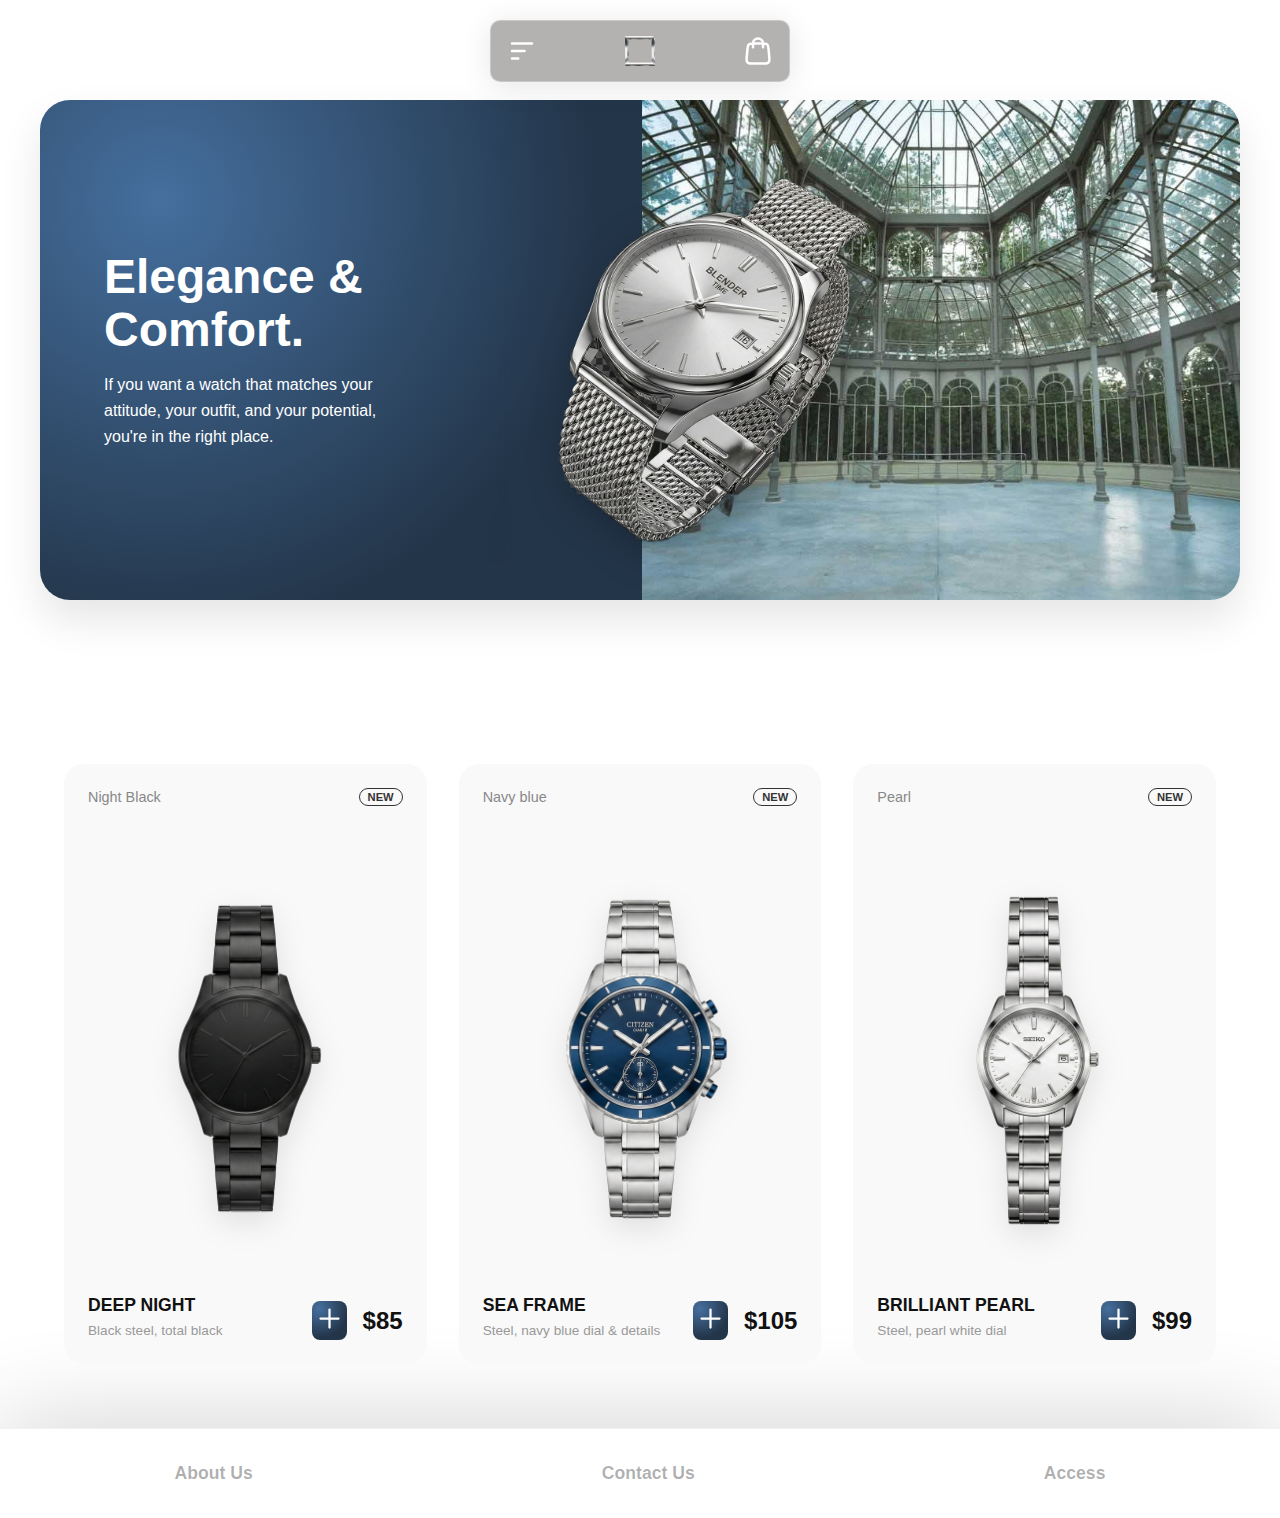
<file: index.html>
<!DOCTYPE html>
<html lang="en">
<head>
    <meta charset="UTF-8">
    <meta name="viewport" content="width=device-width, initial-scale=1.0">
    <title>STEEL</title>
    <link rel="shortcut icon" href="./public/logo2.png" type="image/x-icon">
    <link rel="stylesheet" href="./styles/style.css">
    <link rel="stylesheet" href="/styles/navbar.css">
    <link rel="stylesheet" href="./styles/hero.css">
    <link rel="stylesheet" href="/styles/products.css">
    <link rel="stylesheet" href="/styles/footer.css">
</head>
<body>
    <header class="navbar-container">
    <nav class="navbar">
        <input type="checkbox" id="menu-toggle" class="menu-checkbox" hidden />

        <div class="nav-top">
            <label for="menu-toggle" class="menu-btn nav-item">
                <img src="./public/menu-alt-1.svg" alt="Menú" width="24">
            </label>

            <div class="nav-item logo">
                <img src="./public/logo2.png" alt="Logo" class="brand-logo" />
            </div>

            <div class="nav-item">
                <img src="./public/shopping-bag.svg" alt="Carrito" width="24">
            </div>
        </div>

        <ul class="menu-list">
            <li><a href="#Products">Watches</a></li>
            <li><a href="#Products">Offer</a></li>
            <li><a href="#contact_us">Contact</a></li>
            <li><a href="/pages/login.html">Access</a></li>
        </ul>
    </nav>
    </header>

    <main>
        <section class="hero-section">
            <div class="hero-data">
                <h1>Elegance &<br>Comfort.</h1>
                <p>
                    If you want a watch that matches your attitude,
                    your outfit, and your potential, you're in the right place.
                </p>
            </div>

            <img src="./public/reloj1.png" alt="reloj" class="hero-product" />

            <div class="hero-media">
                <img src="./public/bg-hero.jpeg" alt="palacio-cristal"/>
            </div>
        </section>

        <section class="product-grid" id="Products">
            <article class="product-card">
                <div class="card-header">
                    <span class="product-variant">Night Black</span>
                    <span class="badge-new">NEW</span>
                </div>

                <div class="card-image">
                    <img src="./public/reloj3.png" alt="Reloj Negro">
                </div>

                <div class="card-footer">
                    <div class="product-info">
                        <h3>DEEP NIGHT</h3>
                        <p>Black steel, total black</p>
                    </div>
                    <div class="end-box">
                        <div class="cart-button">
                            <img src="./public/plus.svg" alt="">
                        </div>
                        <div class="product-price">$85</div>
                    </div>
                </div>
            </article>

            <article class="product-card">
                <div class="card-header">
                    <span class="product-variant">Navy blue</span>
                    <span class="badge-new">NEW</span>
                </div>

                <div class="card-image">
                    <img src="./public/reloj4.png" alt="Reloj azúl">
                </div>

                <div class="card-footer">
                    <div class="product-info">
                        <h3>SEA FRAME</h3>
                        <p>Steel, navy blue dial & details</p>
                    </div>
                    <div class="end-box">
                        <div class="cart-button">
                            <img src="./public/plus.svg" alt="">
                        </div>
                        <div class="product-price">$105</div>
                    </div>
                </div>
            </article>

            <article class="product-card">
                <div class="card-header">
                    <span class="product-variant">Pearl</span>
                    <span class="badge-new">NEW</span>
                </div>

                <div class="card-image">
                    <img src="./public/reloj5.png" alt="Reloj blanco">
                </div>

                <div class="card-footer">
                    <div class="product-info">
                        <h3>BRILLIANT PEARL</h3>
                        <p>Steel, pearl white dial</p>
                    </div>
                    <div class="end-box">
                        <div class="cart-button">
                            <img src="./public/plus.svg" alt="">
                        </div>
                        <div class="product-price">$99</div>
                    </div>
                </div>
            </article>
        </section>

    </main>

    <footer>
        <section class="footer-section">
            <div>
                <a href="./pages/about-us.html">About Us</a>
            </div>

            <div>
                <a href="./pages/contact-us.html">Contact Us</a>
            </div>

            <div>
                <a href="./pages/login.html">Access</a>
            </div>
        </section>
    </footer>
</body>
</html>
</file>
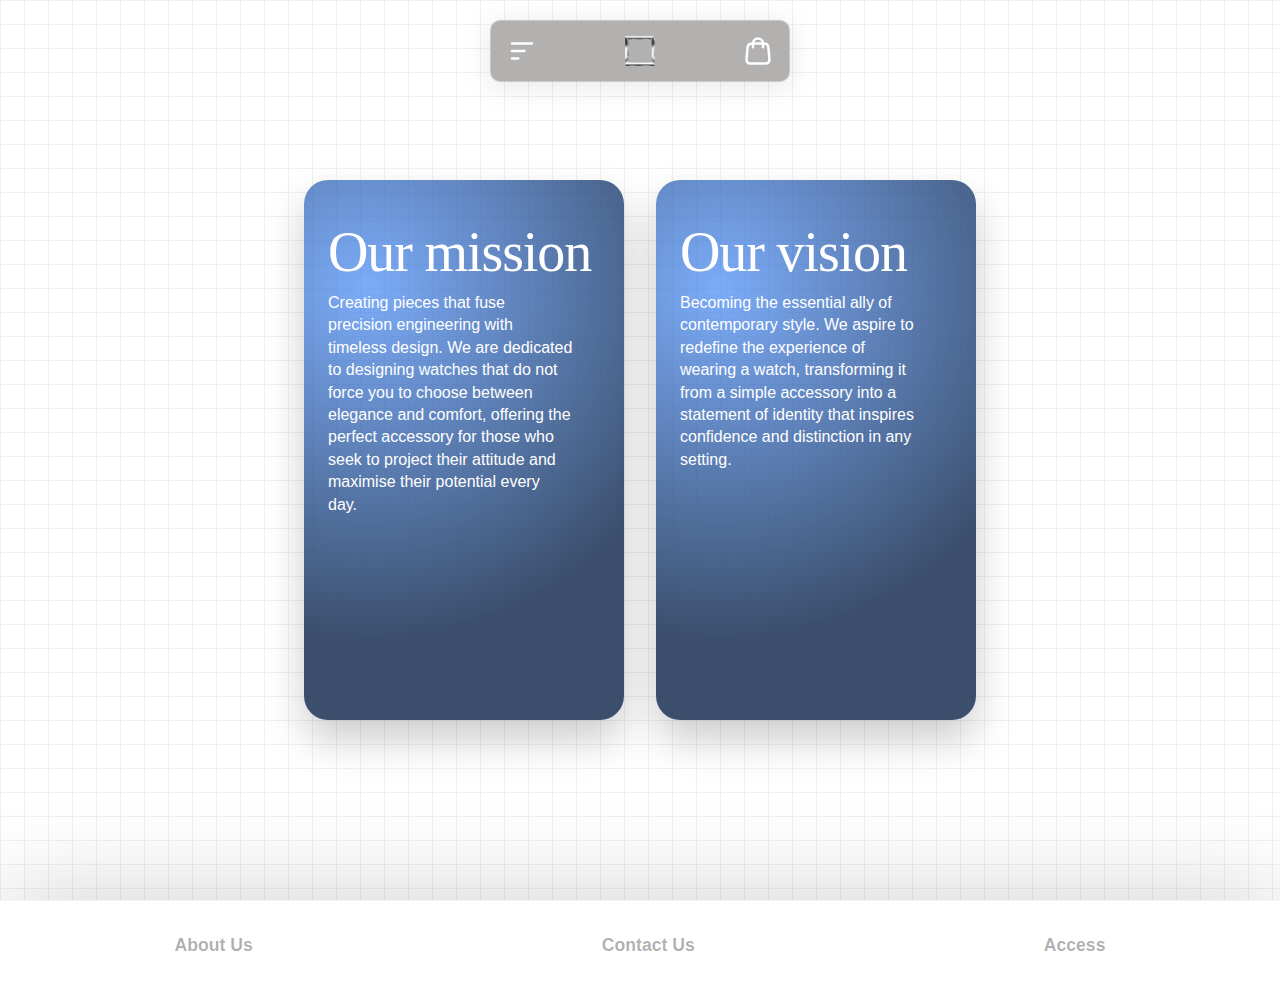
<file: pages/about-us.html>
<!DOCTYPE html>
<html lang="es">
<head>
    <meta charset="UTF-8">
    <meta name="viewport" content="width=device-width, initial-scale=1.0">
    <title>STEEL - About us</title>
    <link rel="shortcut icon" href="/public/logo2.png" type="image/x-icon">
    <link rel="stylesheet" href="../styles/about-us.css">
    <link rel="stylesheet" href="../styles/navbar.css">
    <link rel="stylesheet" href="../styles/footer.css">
    <link rel="stylesheet" href="../styles/style.css">
</head>

<body>
<header class="navbar-container">
    <nav class="navbar">
        <input type="checkbox" id="menu-toggle" class="menu-checkbox" hidden />

        <div class="nav-top">
            <label for="menu-toggle" class="menu-btn nav-item">
                <img src="../public/menu-alt-1.svg" alt="Menú" width="24">
            </label>

            <div class="nav-item logo">
                <img src="../public/logo2.png" alt="Logo" class="brand-logo" />
            </div>

            <div class="nav-item">
                <img src="../public/shopping-bag.svg" alt="Carrito" width="24">
            </div>
        </div>

        <ul class="menu-list">
            <li><a href="/index.html#Products">Watches</a></li>
            <li><a href="/index.html#Products">Offer</a></li>
            <li><a href="./contact-us.html">Contact</a></li>
            <li><a href="./login.html">Access</a></li>
        </ul>
    </nav>
</header>

<main>
    <section class="about-section">
        <div class="card">
            <div class="card-content">
                <h2 class="card-title">Our mission</h2>
                <p class="card-description">Creating pieces that fuse precision engineering with timeless design. We are dedicated to designing watches that do not force you to choose between elegance and comfort, offering the perfect accessory for those who seek to project their attitude and maximise their potential every day.</p>
            </div>
        </div>

        <div class="card">
            <div class="card-content">
                <h2 class="card-title">Our vision</h2>
                <p class="card-description">Becoming the essential ally of contemporary style. We aspire to redefine the experience of wearing a watch, transforming it from a simple accessory into a statement of identity that inspires confidence and distinction in any setting.</p>
            </div>
        </div>
    </section>
</main>

<footer>
        <section class="footer-section">
            <div>
                <a href="#">About Us</a>
            </div>

            <div>
                <a href="/pages/contact-us.html">Contact Us</a>
            </div>

            <div>
                <a href="/pages/login.html">Access</a>
            </div>
        </section>
    </footer>
</body>
</html>
</file>
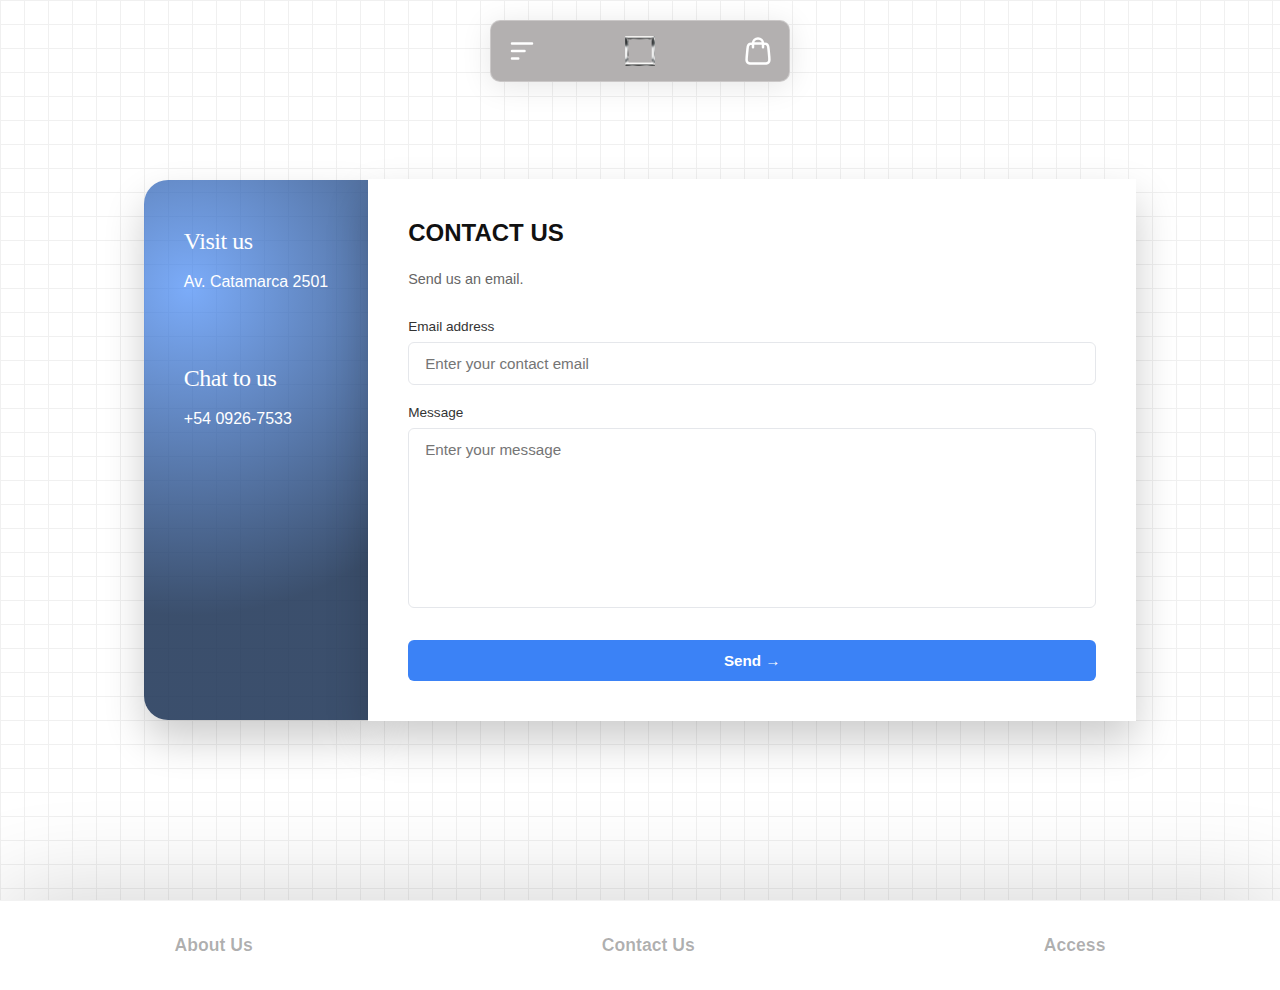
<file: pages/contact-us.html>
<!DOCTYPE html>
<html lang="es">
<head>
    <meta charset="UTF-8">
    <meta name="viewport" content="width=device-width, initial-scale=1.0">
    <title>STEEL - Contact us</title>
    <link rel="shortcut icon" href="/public/logo2.png" type="image/x-icon">
    <link rel="stylesheet" href="../styles/contact-us.css">
    <link rel="stylesheet" href="../styles/contact-form.css">
    <link rel="stylesheet" href="../styles/navbar.css">
    <link rel="stylesheet" href="../styles/footer.css">
    <link rel="stylesheet" href="../styles/style.css">
</head>

<body>
<header class="navbar-container">
    <nav class="navbar">
        <input type="checkbox" id="menu-toggle" class="menu-checkbox" hidden />

        <div class="nav-top">
            <label for="menu-toggle" class="menu-btn nav-item">
                <img src="../public/menu-alt-1.svg" alt="Menú" width="24">
            </label>

            <div class="nav-item logo">
                <img src="../public/logo2.png" alt="Logo" class="brand-logo" />
            </div>

            <div class="nav-item">
                <img src="../public/shopping-bag.svg" alt="Carrito" width="24">
            </div>
        </div>

        <ul class="menu-list">
            <li><a href="/index.html#Products">Watches</a></li>
            <li><a href="/index.html#Products">Offer</a></li>
            <li><a href="./contact-us.html">Contact</a></li>
            <li><a href="./login.html">Access</a></li>
        </ul>
    </nav>
</header>

<main>
    <section class="contact-us">
        <div class="contact-card">
            <div class="info-row">
                <h3 class="info-title">Visit us</h3>
                <p class="info-text">Av. Catamarca 2501</p>
            </div>

            <div class="info-row">
                <h3 class="info-title">Chat to us</h3>
                <p class="info-text">+54 0926-7533</p>
            </div>
        </div>

        <div class="card-body">
            <div class="brand-name">CONTACT US</div>

            <p class="login-subtitle">Send us an email.</p>

            <form class="login-form">
                 <div class="input-group">
                    <label for="email">Email address</label>
                    <input type="email" id="email" placeholder="Enter your contact email " required>
                </div>

                <div class="input-group">
                    <label for="msg">Message</label>
                    <textarea  id="msg" placeholder="Enter your message" required></textarea>
                </div>

                <button type="submit" class="btn-primary">Send &rarr;</button>
            </form>
        </div>
    </section>
</main>

<footer>
        <section class="footer-section">
            <div>
                <a href="/pages/about-us.html">About Us</a>
            </div>

            <div>
                <a href="#">Contact Us</a>
            </div>

            <div>
                <a href="/pages/login.html">Access</a>
            </div>
        </section>
    </footer>
</body>
</html>
</file>
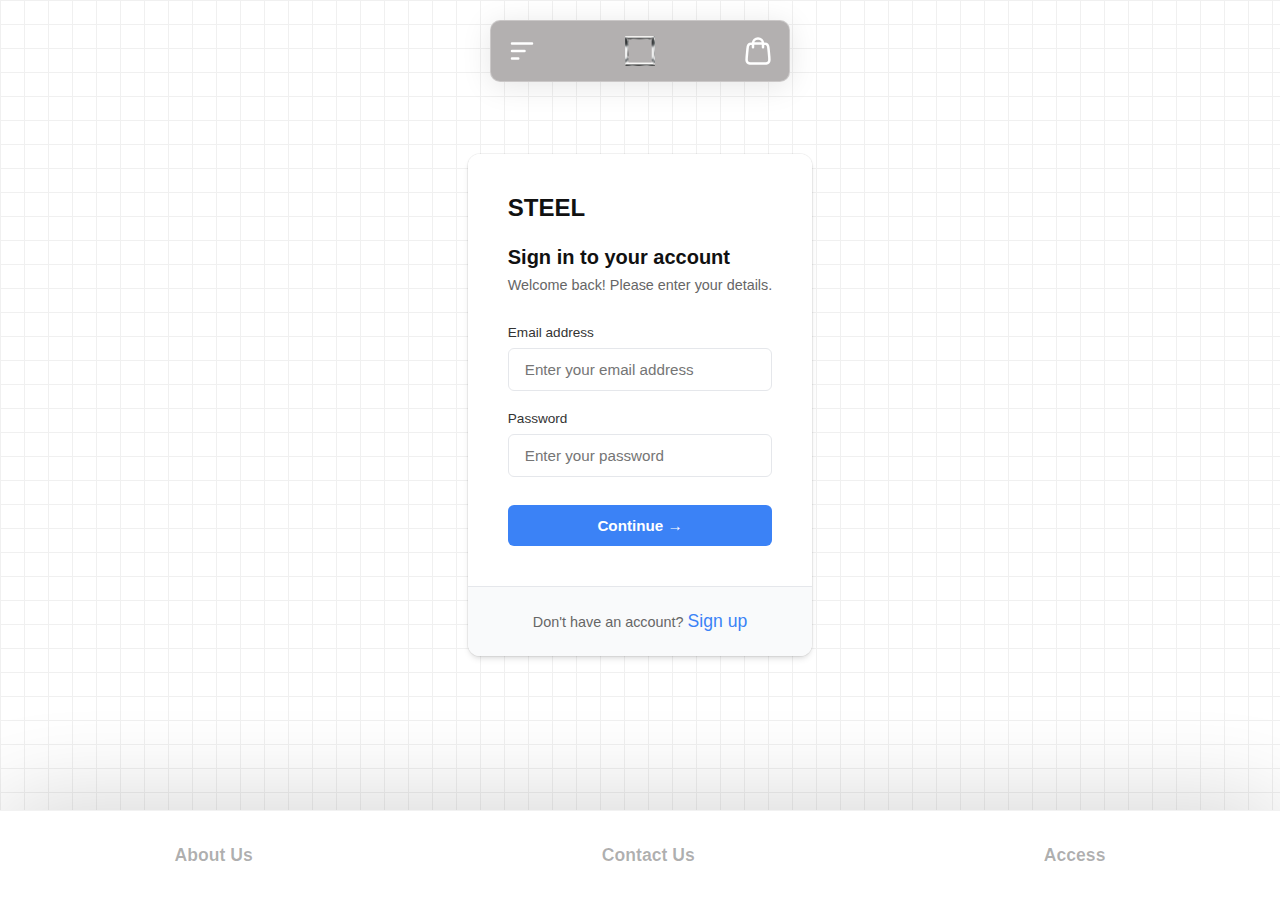
<file: pages/login.html>
<!DOCTYPE html>
<html lang="es">
<head>
    <meta charset="UTF-8">
    <meta name="viewport" content="width=device-width, initial-scale=1.0">
    <title>STEEL - Login</title>
    <link rel="shortcut icon" href="/public/logo2.png" type="image/x-icon">
    <link rel="stylesheet" href="../styles/login.css">
    <link rel="stylesheet" href="../styles/navbar.css">
    <link rel="stylesheet" href="../styles/footer.css">
    <link rel="stylesheet" href="../styles/style.css">
</head>

<body>
<header class="navbar-container">
    <nav class="navbar">
        <input type="checkbox" id="menu-toggle" class="menu-checkbox" hidden />

        <div class="nav-top">
            <label for="menu-toggle" class="menu-btn nav-item">
                <img src="../public/menu-alt-1.svg" alt="Menú" width="24">
            </label>

            <div class="nav-item logo">
                <img src="../public/logo2.png" alt="Logo" class="brand-logo" />
            </div>

            <div class="nav-item">
                <img src="../public/shopping-bag.svg" alt="Carrito" width="24">
            </div>
        </div>

        <ul class="menu-list">
            <li><a href="/index.html#Products">Watches</a></li>
            <li><a href="/index.html#Products">Offer</a></li>
            <li><a href="./contact-us.html">Contact</a></li>
            <li><a href="">Access</a></li>
        </ul>
    </nav>
</header>

<main>
    <div class="login-wrapper">
        <div class="login-card">

            <div class="card-body">
                <div class="brand-name">STEEL</div>

                <h1 class="login-title">Sign in to your account</h1>
                <p class="login-subtitle">Welcome back! Please enter your details.</p>

                <form class="login-form">
                    <div class="input-group">
                        <label for="email">Email address</label>
                        <input type="email" id="email" placeholder="Enter your email address" required>
                    </div>

                    <div class="input-group">
                        <label for="password">Password</label>
                        <input type="password" id="password" placeholder="Enter your password" required>
                    </div>

                    <button type="submit" class="btn-primary">Continue &rarr;</button>
                </form>
            </div>

            <div class="card-footer">
                <p>Don't have an account? <a href="./sign-up.html" class="link-signup">Sign up</a></p>
            </div>

        </div>
    </div>
</main>

<footer>
        <section class="footer-section">
            <div>
                <a href="./about-us.html">About Us</a>
            </div>

            <div>
                <a href="./contact-us.html">Contact Us</a>
            </div>

            <div>
                <a href="#">Access</a>
            </div>
        </section>
    </footer>
</body>
</html>
</file>
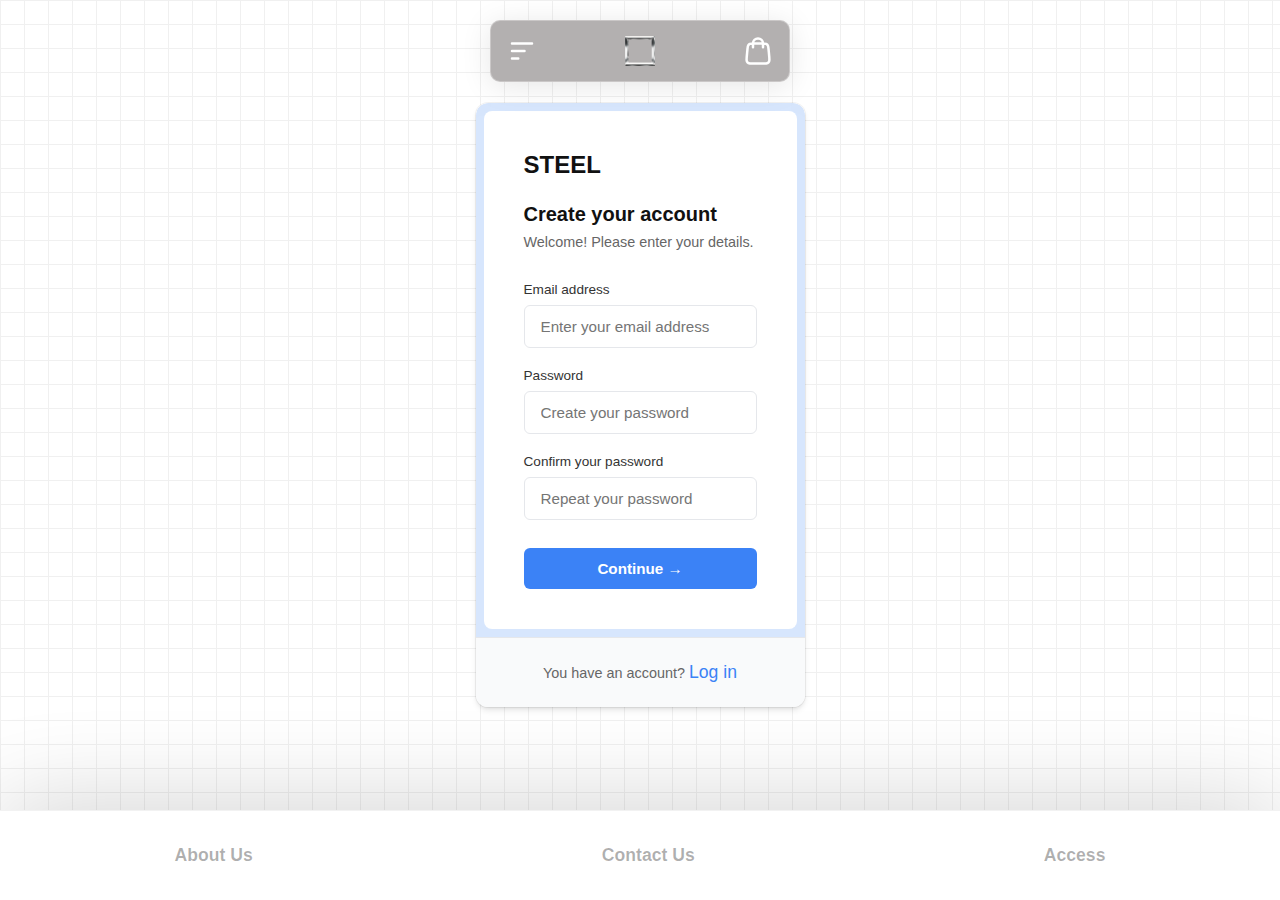
<file: pages/sign-up.html>
<!DOCTYPE html>
<html lang="es">
<head>
    <meta charset="UTF-8">
    <meta name="viewport" content="width=device-width, initial-scale=1.0">
    <title>STEEL - Sign up</title>
    <link rel="shortcut icon" href="/public/logo2.png" type="image/x-icon">
    <link rel="stylesheet" href="../styles/login.css">
    <link rel="stylesheet" href="../styles/navbar.css">
    <link rel="stylesheet" href="../styles/footer.css">
    <link rel="stylesheet" href="../styles/style.css">
</head>

<body>
<header class="navbar-container">
    <nav class="navbar">
        <input type="checkbox" id="menu-toggle" class="menu-checkbox" hidden />

        <div class="nav-top">
            <label for="menu-toggle" class="menu-btn nav-item">
                <img src="../public/menu-alt-1.svg" alt="Menú" width="24">
            </label>

            <div class="nav-item logo">
                <img src="../public/logo2.png" alt="Logo" class="brand-logo" />
            </div>

            <div class="nav-item">
                <img src="../public/shopping-bag.svg" alt="Carrito" width="24">
            </div>
        </div>

        <ul class="menu-list">
            <li><a href="/index.html#Products">Watches</a></li>
            <li><a href="/index.html#Products">Offer</a></li>
            <li><a href="./contact-us.html">Contact</a></li>
            <li><a href="#">Access</a></li>
        </ul>
    </nav>
</header>

<main>
    <div class="login-wrapper">
        <div class="login-card">

            <div class="card-body-wrapper">
                <div class="card-body">
                    <div class="brand-name">STEEL</div>

                    <h1 class="login-title">Create your account</h1>
                    <p class="login-subtitle">Welcome! Please enter your details.</p>

                    <form class="login-form">
                        <div class="input-group">
                            <label for="email">Email address</label>
                            <input type="email" id="email" placeholder="Enter your email address" required>
                        </div>

                        <div class="input-group">
                            <label for="email">Password</label>
                            <input type="password" id="password" placeholder="Create your password" required>
                        </div>

                        <div class="input-group">
                            <label for="password">Confirm your password</label>
                            <input type="password" id="password" placeholder="Repeat your password" required>
                        </div>

                        <button type="submit" class="btn-primary">Continue &rarr;</button>
                    </form>
                </div>
            </div>

            <div class="card-footer">
                <p>You have an account? <a href="./login.html" class="link-signup">Log in</a></p>
            </div>

        </div>
    </div>
</main>

<footer>
        <section class="footer-section">
            <div>
                <a href="./about-us.html">About Us</a>
            </div>

            <div>
                <a href="./contact-us.html">Contact Us</a>
            </div>

            <div>
                <a href="./login.html">Access</a>
            </div>
        </section>
    </footer>
</body>
</html>
</file>
<file: styles/style.css>
:root {
    --card-bg-start: #3b83f6ab;
    --card-bg-end: #1c3355dc;
    --text-light: #ffffff;
    --text-dim: #a0a9b8;      /* color para descripciones */
    --badge-bg: rgba(255, 255, 255, 0.15);
    --hero-bg-start: #456f9e;;
    --hero-bg-end: #233549;
}

* {
    box-sizing: border-box;
    margin: 0;
    padding: 0;
    font-family: 'Inter', -apple-system, BlinkMacSystemFont, "Segoe UI", Roboto, sans-serif;
}

body {
    min-height: 100vh;
    background-color: rgb(255, 255, 255);
}

ul {
    list-style: none;
}

a {
    text-decoration: none;
    color: #ffffffff;
    font-weight: 600;
    font-size: 1.1rem;
    padding: 5px 0;
}
</file>
<file: styles/navbar.css>
.navbar {
    display: flex;
    flex-direction: column;
    position: fixed;
    top: 20px;
    left: 50%;
    transform: translateX(-50%);
    width: 30%;
    max-width: 300px;
    padding: 0 1rem;
    background: rgba(77, 72, 72, 0.425);
    backdrop-filter: blur(10px);
    border: 1px solid rgba(255, 255, 255, 0.3);
    border-radius: 10px;
    box-shadow: 0 4px 30px rgba(0, 0, 0, 0.1);
    z-index: 1000;
    transition: all 1s ease-in-out;
}

.nav-top {
    width: 100%;
    height: 60px;
    display: flex;
    justify-content: space-between;
    align-items: center;
}

.nav-top img {
    width: 30px;
}

/* alineación interna */
.nav-item {
    display: flex;
    align-items: center;
    flex: 1;
    cursor: pointer;
}

.nav-item.logo { justify-content: center; }
.nav-item:last-child { justify-content: flex-end; }

.menu-list {
    width: 100%;
    max-height: 0;
    overflow: hidden;
    opacity: 0;
    display: flex;
    flex-direction: column;
    align-items: start;
    gap: 15px;
    transition: max-height 1s ease-in, opacity 0.5s ease;
}

/* --- Lógica del Toggle --- */
#menu-toggle:checked ~ .menu-list {
    max-height: 300px;
    opacity: 1;
    padding-bottom: 20px;
    border-top: 1px solid rgba(0,0,0,0.05);
    margin-top: 10px;
}

@media (max-width: 768px) {
    .navbar {
        min-width: 60vw;
    }
}
</file>
<file: styles/hero.css>
/* Contenedor principal*/
.hero-section {
    display: flex;
    position: relative;
    width: 95%;
    max-width: 1200px;
    height: 500px;
    margin: 100px auto;
    border-radius: 30px;
    overflow: hidden;
    box-shadow: 0 20px 40px rgba(0,0,0,0.1);
}

/* Hero-izq (data)*/
.hero-data {
    flex: 0.45;
    background: radial-gradient(circle at 20% 20%, var(--hero-bg-start), var(--hero-bg-end) 70%);
    color: white;
    padding: 3rem 3rem 3rem 4rem;
    display: flex;
    flex-direction: column;
    justify-content: center;
    z-index: 1;
}

.hero-data h1 {
    font-size: 3rem;
    line-height: 1.1;
    margin-bottom: 1rem;
    font-weight: 700;
}

.hero-data p {
    font-size: 1rem;
    line-height: 1.6;
    max-width: 300px;          /* Limita el ancho del texto para que se vea elegante */
}

/* Hero-der (media) */
.hero-media {
    flex: 0.55;
    position: relative;
}

.hero-media img {
    width: 100%;
    height: 100%;
    object-fit: cover;
    display: block;
}

/* Hero over product */
.hero-product {
    position: absolute;

    /* Centrado en ambas partes del hero */
    left: 55%;
    top: 50%;
    transform: translate(-50%, -50%);

    height: 85%;
    width: auto;
    z-index: 10;
    filter: drop-shadow(10px 10px 20px rgba(0,0,0,0.3));
}


@media (max-width: 768px) {
    .hero-section {
        flex-direction: column-reverse; /* Apila uno sobre otro en móviles */
        height: auto;
    }
    .hero-product {
        position: absolute;
        left: 50%;
        top: 20%;
        transform: translate(-50%, -50%);
        height: 300px;
        margin: 50px auto;
        display: block;
        z-index: 10;
    }
}
</file>
<file: styles/products.css>
/* --- Contenedor --- */
.product-grid {
    display: grid;
    grid-template-columns: repeat(auto-fit, minmax(300px, 1fr));
    gap: 2rem; /* Espacio entre tarjetas */
    padding: 4rem 5%;
    max-width: 1400px;
    margin: 0 auto;
}

/* --- Estilo de la card --- */
.product-card {
    background-color: #f9f9f9;
    border-radius: 20px;
    padding: 1.5rem;

    /* Flexbox para distribuir verticalmente el contenido */
    display: flex;
    flex-direction: column;
    justify-content: space-between;

    min-height: 450px; /* Altura mínima para uniformidad */
    height: 600px;
    transition: transform 0.3s ease, box-shadow 0.3s ease;
    cursor: pointer;
}

.product-card:hover {
    transform: translateY(-5px);
    box-shadow: 0 10px 20px rgba(0, 0, 0, 0.200);
}

/* --- 1. Header --- */
.card-header {
    display: flex;
    justify-content: space-between;
    align-items: center;
    font-size: 0.9rem;
    color: #888;
    margin-bottom: 1rem;
}

.badge-new {
    border: 1px solid #333;
    border-radius: 12px;
    padding: 2px 8px;
    font-size: 0.7rem;
    font-weight: 700;
    color: #333;
    text-transform: uppercase;
}

/* --- 2. Imagen --- */
.card-image {
    flex: 1;
    display: flex;
    justify-content: center;
    align-items: center;
    padding: 2rem 0;

}

.card-image img {
    max-width: 700px;
    height: auto;
    object-fit: contain;
    filter: drop-shadow(0 10px 15px rgba(0,0,0,0.1));
}

/* --- 3. Pie --- */
.card-footer {
    display: flex;
    justify-content: space-between;
    align-items: flex-end;
    border-top: 1px solid transparent;
}

/* container button & price */
.end-box {
    display: flex;
    align-items: center;
    gap: 1rem;
}

.cart-button {
    padding: 4px;
    background: radial-gradient(circle at 20% 20%, var(--hero-bg-start), var(--hero-bg-end) 70%);
    border-radius: 8px;
    transition: all .3s;
}

.cart-button:hover {
    transition: all .3s;
    background: radial-gradient(circle at 20% 20%, var(--card-bg-start), #0e4399ab 70%);
    transform: scale(1.1);
}

.cart-button > img {
    height: 3vh;
    padding: 0;
    margin: 0;
}


.product-info h3 {
    font-size: 1.1rem;
    font-weight: 700;
    color: #111;
    margin-bottom: 0.3rem;
}

.product-info p {
    font-size: 0.85rem;
    color: #999;
    max-width: 200px;
    line-height: 1.4;
}

.product-price {
    font-size: 1.5rem;
    font-weight: 700;
    color: #111;
    white-space: nowrap;
}
</file>
<file: styles/footer.css>
footer {
    display: flex;
    justify-content: center;
    min-height: 10vh;
    background-color: rgb(255, 255, 255);

    border-top: 1px solid rgba(0,0,0,0.05);
    box-shadow: 0 -2px 100px rgba(0, 0, 0, 0.192);;
}

.footer-section {
    min-width: 100vw;
    display: flex;
    align-items: center;
    justify-content: space-around;
    margin: auto 0;

}

.footer-section a {
    color: rgba(0, 0, 0, 0.315);
}
</file>
<file: styles/about-us.css>
.about-section {
    min-height: 100vh;
    display: flex;
    align-items: center;
    justify-content: center;
    gap: 2rem;

    background-color: #ffffff;
    background-image:
        linear-gradient(#f0f0f0 1px, transparent 1px),
        linear-gradient(90deg, #f0f0f0 1px, transparent 1px);
    background-size: 24px 24px;
    color: #333;
}

.card {
    background: radial-gradient(circle at 20% 20%, var(--card-bg-start), var(--card-bg-end) 70%);
    width: 320px;
    min-height: 60vh;
    padding: 2rem 1.5rem 3rem 1.5rem;
    border-radius: 24px;
    color: var(--text-light);
    box-shadow: 0 20px 40px rgba(0, 0, 0, 0.2);
    position: relative;
    overflow: hidden;
}

.card-content {
    display: flex;
    flex-direction: column;
    gap: 0.5rem;
}

.card-title {
    font-family: 'Merriweather', serif;
    font-size: 3.5rem;
    font-weight: 300;
    margin: .5rem 0 0 0;
    color: var(--text-light);
    letter-spacing: -0.02em;
}

.card-description {
    font-size: 1rem;
    color: var(--text-light);
    margin: 0;
    line-height: 1.4;
    max-width: 90%;
}


/* Tablets */
@media (max-width: 992px) {
    .about-section {
        flex-direction: column;
    }

    .card {
        width: 50vw;
        min-height: 40vh;
    }
 }

/* Celulares */
@media (max-width: 768px) {
    .card {
        width: 80vw;
    }
}
</file>
<file: styles/contact-us.css>
.contact-us {
    min-height: 100vh;
    display: flex;
    justify-content: center;
    align-items: center;

    /* TRUCO: Fondo de cuadrícula (Grid) hecho con CSS puro */
    background-color: #ffffff;
    background-image:
        linear-gradient(#f0f0f0 1px, transparent 1px),
        linear-gradient(90deg, #f0f0f0 1px, transparent 1px);
    background-size: 24px 24px;
    color: #333;
}


/* Celulares */
@media (max-width: 768px) {
    .navbar {
        display: none; /* Ocultar menú desktop */
    }
    /* Aquí activas tu menú hamburguesa y pones todo en 1 columna */
    .columna {
        width: 100%;
    }
}

.contact-card {
    min-height: 60vh;
    display: flex;
    flex-direction: column;
    gap: 3rem;
    background: radial-gradient(circle at 20% 20%, var(--card-bg-start), var(--card-bg-end) 70%);
    padding: 2.5rem; /* Padding extra abajo para compensar la falta de botón */
    border-top-left-radius: 24px;
    border-bottom-left-radius: 24px;
    color: var(--text-light);
    box-shadow: 0 20px 40px rgba(0, 0, 0, 0.2);
    overflow: hidden;
}

.info-title {
    font-family: 'Merriweather', serif; /* Fuente Serif para destacar */
    font-size: 1.5rem;
    font-weight: 300; /* Peso ligero para elegancia */
    margin: .5rem 0 0 0; /* Espacio superior para separarlo */
    color: var(--text-light);
    letter-spacing: -0.02em;
}

.info-text {
    color: var(--text-light);
    margin: 1rem 0;
    line-height: 1.4;
}

/* Notebooks */
@media (max-width: 1200px) {
    .contact-card{
        gap: .5rem
    }
 }

/* Tablets */
@media (max-width: 992px) {
    .contact-us{
        display: flex;
        flex-direction: column;
    }

    .contact-card{
        min-height: 20vh;
        width: 50vw;
        border-top-left-radius: 24px;
        border-top-right-radius: 24px;
        border-bottom-left-radius: 0px;
    }
 }

 /* Celular */
 @media (max-width: 768px) {
    .contact-card{
        min-width: 80vw;
    }
}
</file>
<file: styles/contact-form.css>
/* --- Cuerpo de la Tarjeta --- */
.card-body {
    min-height: 60vh;
    min-width: 60vw;
    background-color: rgb(255, 255, 255);
    padding: 2.5rem;
    box-shadow: 0 20px 40px rgba(0, 0, 0, 0.2);
    overflow: hidden;
}

.brand-name {
    font-weight: 900;
    font-size: 1.5rem;
    margin-bottom: 1.5rem;
    color: #111;
}

.login-title {
    font-size: 1.25rem;
    font-weight: 700;
    margin-bottom: 0.5rem;
    color: #111;
}

.login-subtitle {
    font-size: 0.9rem;
    color: #666;
    margin-bottom: 2rem;
}

/* --- Inputs --- */
.input-group {
    margin-bottom: 1.25rem;
}

.input-group label {
    display: block;
    font-size: 0.85rem;
    font-weight: 500;
    color: #333;
    margin-bottom: 0.5rem;
}

.input-group input, textarea{
    resize: none;
    width: 100%;
    padding: 0.75rem 1rem;
    border: 1px solid #e5e7eb;
    border-radius: 6px;
    font-size: 0.95rem;
    outline: none;
    transition: all 0.2s;
    background-color: #fff;
}

.input-group input:focus, textarea:focus {
    border-color: #3b82f6; /* Azul al hacer clic */
    box-shadow: 0 0 0 3px rgba(59, 130, 246, 0.1);
}

textarea {
    min-height: 20vh;
}

/* --- Botón Principal --- */
.btn-primary {
    width: 100%;
    padding: 0.75rem;
    background-color: #3b82f6;
    color: white;
    border: none;
    border-radius: 6px;
    font-size: 0.95rem;
    font-weight: 600;
    cursor: pointer;
    transition: background-color 0.2s;
    margin-top: 0.5rem;
}

.btn-primary:hover {
    background-color: #2563eb;
}

/* Notebook */
@media (max-width: 1200px) {
    .card-body{
        min-width: 50vw;
        border-bottom-right-radius: 24px;
        border-bottom-left-radius: 24px;
    }
 }

/* Tablet */
@media (max-width: 992px) {
    .card-body{
        min-height: 40vh;
        min-width: 50vw;
        border-bottom-right-radius: 24px;
        border-bottom-left-radius: 24px;
    }
 }

 /* Celular */
 @media (max-width: 768px) {
    .card-body{
        min-width: 80vw;
    }
}
</file>
<file: styles/login.css>
body {
    min-height: 150vh;
    display: flex;
    flex-direction: column;
    justify-content: space-between;
    gap: 5rem;
    align-items: center;

    /* fondo de cuadrícula */
    background-color: #ffffff;
    background-image:
        linear-gradient(#f0f0f0 1px, transparent 1px),
        linear-gradient(90deg, #f0f0f0 1px, transparent 1px);
    background-size: 24px 24px;
    color: #333;
}

/* --- Contenedor Principal (Tarjeta) --- */
.login-card {
    background: white;
    width: 100%;
    max-width: 400px;
    border-radius: 12px;
    box-shadow: 0 4px 6px -1px rgba(0, 0, 0, 0.1),
                0 2px 4px -1px rgba(0, 0, 0, 0.06),
                0 0 0 1px rgba(0,0,0,0.05);
    overflow: hidden;
}

/* --- Efecto card Sign-up pages--- */
.card-body-wrapper {
    background: #3b83f634;
    backdrop-filter: blur(10px);
    padding: .5rem;
}

/* --- Cuerpo de la Tarjeta --- */
.card-body {
    background-color: white;
    border-radius: 8px;
    padding: 2.5rem;
}

.brand-name {
    font-weight: 900;
    font-size: 1.5rem;
    margin-bottom: 1.5rem;
    color: #111;
}

.login-title {
    font-size: 1.25rem;
    font-weight: 700;
    margin-bottom: 0.5rem;
    color: #111;
}

.login-subtitle {
    font-size: 0.9rem;
    color: #666;
    margin-bottom: 2rem;
}

/* --- Inputs --- */
.input-group {
    margin-bottom: 1.25rem;
}

.input-group label {
    display: block;
    font-size: 0.85rem;
    font-weight: 500;
    color: #333;
    margin-bottom: 0.5rem;
}

.input-group input {
    width: 100%;
    padding: 0.75rem 1rem;
    border: 1px solid #e5e7eb;
    border-radius: 6px;
    font-size: 0.95rem;
    outline: none;
    transition: all 0.2s;
    background-color: #fff;
}

.input-group input:focus {
    border-color: #3b82f6;
    box-shadow: 0 0 0 3px rgba(59, 130, 246, 0.1);
}

/* --- Botón Principal --- */
.btn-primary {
    width: 100%;
    padding: 0.75rem;
    background-color: #3b82f6;
    color: white;
    border: none;
    border-radius: 6px;
    font-size: 0.95rem;
    font-weight: 600;
    cursor: pointer;
    transition: background-color 0.2s;
    margin-top: 0.5rem;
}

.btn-primary:hover {
    background-color: #2563eb;
}

/* --- Footer de la Tarjeta --- */
.card-footer {
    background-color: #f9fafb;
    border-top: 1px solid #e5e7eb;
    padding: 1.5rem;
    text-align: center;
    font-size: 0.9rem;
    color: #666;
}

.link-signup {
    color: #3b82f6;
    text-decoration: none;
    font-weight: 500;
}

.link-signup:hover {
    text-decoration: underline;
}
</file>
